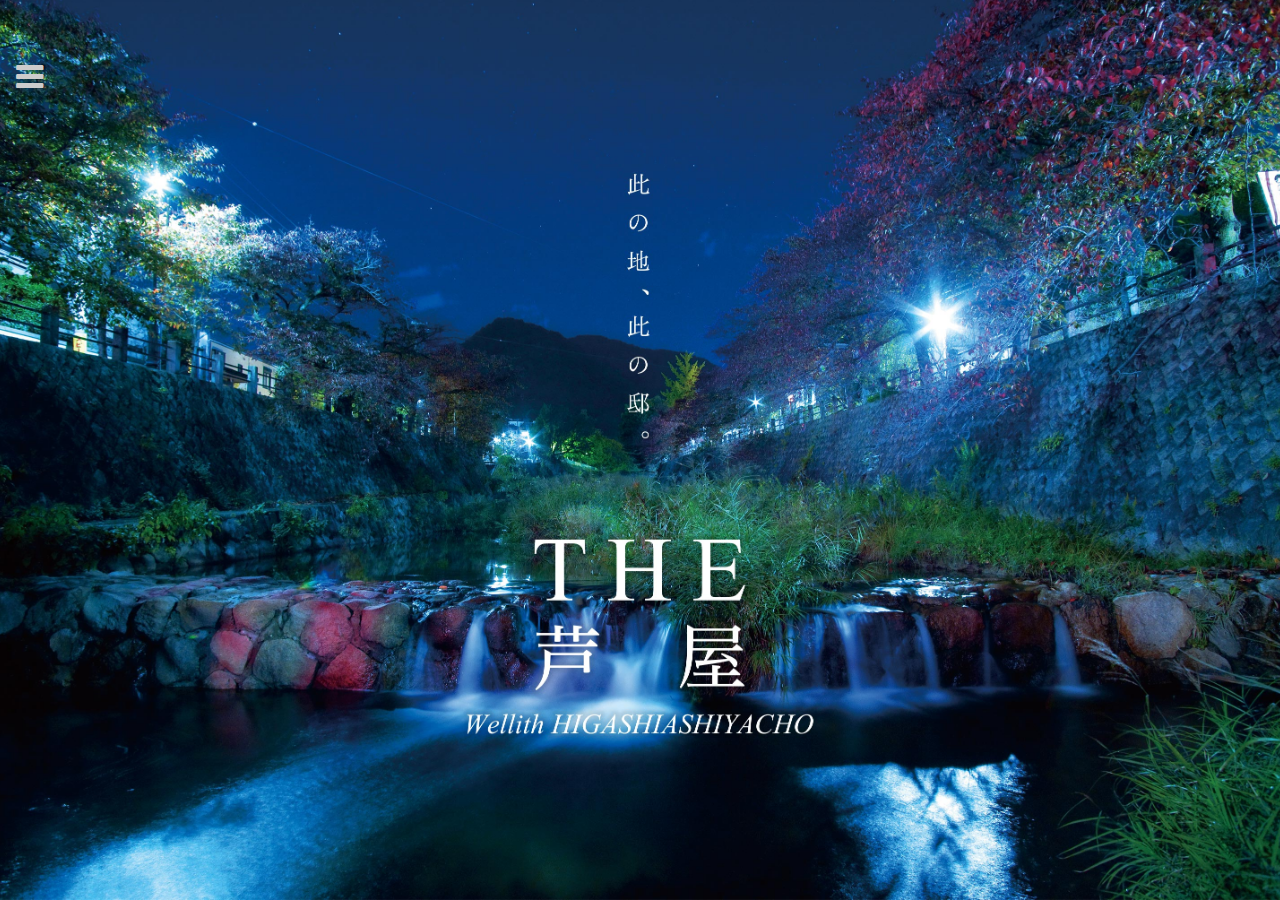
<file: www/index.html>
<!DOCTYPE HTML>
<html ng-csp>
<head>
    <meta charset="utf-8">
    <meta name="viewport" content="width=device-width, initial-scale=1, maximum-scale=1, user-scalable=no">
    <meta http-equiv="Content-Security-Policy" content="default-src * data: ms-appdata: ; style-src * 'unsafe-inline'; script-src * 'unsafe-inline' 'unsafe-eval'">
    <script src="components/loader.js"></script>
    <script src="js/winstore-jscompat.js"></script>
    <script src="js/jquery.sublimeSlideshow.js"></script>
    <link rel="stylesshet" href="components/monaca-onsenui/js/angular/angular-csp.css">
    <link rel="stylesheet" href="components/loader.css">
    <link rel="stylesheet" href="css/style.css">
    <link rel="stylesheet" href="css/slider-pro.min.css">
    <script src="js/jquery.sliderPro.min.js"></script>
    <script>        
        var viewInitFlag = false;
        var viewImgOriginalWidth = 4560 //眺望シミュレーターで使う画像の横
        var viewImgOriginaHeight = 570; //眺望シミュレーターで使う画像の縦
        var viewRaderSize = 20; // レーダーの初期サイズ％
        var screenSaverFlag = true;
        var screenSaverTimeoutID;
        
        ons.bootstrap()
            .config(function($compileProvider) {
                $compileProvider.imgSrcSanitizationWhitelist(/^\s*(https?|ftp|mailto|chrome-extension|ms-appx):/);
            })
            .controller('AppController', function($scope) {
                $scope.pageChange = function (page) {
                    menu.setMainPage(page, {closeMenu: true});
                }
            })
            .controller('HomeController', function($scope) {
                $scope.toggleMenu = function () {
                    menu.toggleMenu();
                }
                
                // スライドショーを設置（cssでdisplay:noneにしてるから表示されない）
                $.sublime_slideshow({
                    src:[
                        {url:"img/home/ss1.jpg"},
                        {url:"img/home/ss2.jpg"},
                        {url:"img/home/ss3.jpg"},
                        {url:"img/home/ss4.jpg"},
                        {url:"img/home/ss5.jpg"},
                        {url:"img/home/ss6.jpg"}
                    ],
                    overlay: ""
                });
                // スクリーンセーバーを開始
                screenSaverFlag = true;
                screenSaver();
                // スクリーンセーバを表示する
                function screenSaver(){
                    if (screenSaverFlag) {
                        clearTimeout( screenSaverTimeoutID );
                        screenSaverTimeoutID = setTimeout(function(){
                            $(".sm-slider").fadeIn();
                        }, 10000);
                    }
                }
                $(window).mousemove(function( event ) {
                    $(".sm-slider").hide();
                    screenSaver();
                });
                $(window).click(function( event ) {
                    $(".sm-slider").hide();
                    screenSaver();
                });
                $(window).on('touchstart',function( event ) {
                    $(".sm-slider").hide();
                    screenSaver();
                });
            })
            .controller('ViewController', function($scope) {
                $scope.toggleMenu = function () {
                    menu.toggleMenu();
                }
                
                // スクリーンセーバーを停止
                screenSaverFlag = false;
                clearTimeout( screenSaverTimeoutID );
                
                // 階数の設定
                $scope.floors = [true, false, false, false, false];
                var intervalID;
                var viewImgWidth;
            
                // マウス操作で左右に移動
                $scope.leftButtonDown = function () {
                    intervalID = setInterval(function(){
                        var scrollLeft = $("#viewPhotoCarousel").scrollLeft();
                        $("#viewPhotoCarousel").scrollLeft(scrollLeft-50);
                    }, 20);
                }
                $scope.rightButtonDown = function () {
                    intervalID = setInterval(function(){
                        var scrollLeft = $("#viewPhotoCarousel").scrollLeft();
                        $("#viewPhotoCarousel").scrollLeft(scrollLeft+50);
                    }, 20);
                }
                $scope.mouseup = function () {
                    clearInterval( intervalID );
                }
                $scope.mouseleave = function(){
                    clearInterval( intervalID );
                }
                // 階数ボタンを押したときの処理
                $scope.floorNumberClick = function (num) {
                    for (var i = 0; i < $scope.floors.length; i++) {
                        $scope.floors[i] = false;
                    }
                    $scope.floors[num] = true;
                    viewPhotoCarousel.setActiveCarouselItemIndex(num);
                }
                // カルーセルがドラッグ等で変更された時の階数ボタンの変更処理
                $scope.carouselPostChange = function () {
                    for (var i = 0; i < $scope.floors.length; i++) {
                        $scope.floors[i] = false;
                    }
                    $scope.floors[viewPhotoCarousel.getActiveCarouselItemIndex()] = true;
                }
                
                // レーダーのサイズをクリックする毎に変化させる
                $scope.mapClick = function () {
                    if (viewRaderSize >= 30) {
                        viewRaderSize = 10;
                    } else {
                        viewRaderSize += 10;
                    }
                    $("#viewRader").css("width", viewRaderSize + "%");
                }
                // ウインドウの最大化などでウインドウサイズが変わったらもうアプリを再スタート
                $(window).resize(function() {
                    location.reload(true);
                });
                
                // リピート処理が終了したときにいろいろ初期設定することにした
                $scope.$on('ngRepeatFinished', function(ngRepeatFinishedEvent) {
                    // カルーセルのアイテムの高さをカルーセルと合わせる
                    $("#viewPhotoCarousel ons-carousel-item, #viewPhotoCarousel img").css("height", $("#viewPhotoCarousel").height());
                    // 眺望画像の横サイズを計算
                    viewImgWidth = Math.floor(viewImgOriginalWidth * ($('#viewPhotoCarousel img').height() / viewImgOriginaHeight));//Math.floor(4680/(1080/($("#viewSimulator").height())));
                    // スクロールさせるカルーセルの幅をでっかくしとく（左にスクロールされる対策のため）
                    $("#viewPhotoCarousel ons-carousel-item").width(viewImgWidth*100);
                    // 眺望画像をめっちゃ右に寄せる
                    $('#viewPhotoCarousel .img0').offset({ left: viewImgWidth*99 });
                    $('#viewPhotoCarousel .img1').offset({ left: viewImgWidth*100 });
                    // めっちゃ右にスクロールさせる
                    $("#viewPhotoCarousel").scrollLeft(viewImgWidth*100 - viewImgWidth/1.28);
                    
                    // はじめは3階から
                    viewPhotoCarousel.setActiveCarouselItemIndex(2);
                });
                
                // スクロール後のイメージの位置を変える
                function viewImagePositionChange(){
                    var scrollLeft = $("#viewPhotoCarousel").scrollLeft();
                    var offsetLeft0 = $('#viewPhotoCarousel .img0').offset().left;
                    var offsetLeft1 = $('#viewPhotoCarousel .img1').offset().left;
                    
                    if(offsetLeft0 < -viewImgWidth){
                        $('#viewPhotoCarousel .img0').offset({ left: offsetLeft1 + $('#viewPhotoCarousel .img1').width() });
                    } else if(offsetLeft0 > viewImgWidth){
                        $('#viewPhotoCarousel .img0').offset({ left: offsetLeft1 - $('#viewPhotoCarousel .img1').width() });
                    }
                    if(offsetLeft1 < -viewImgWidth){
                        $('#viewPhotoCarousel .img1').offset({ left: offsetLeft0 + $('#viewPhotoCarousel .img0').width() });
                    } else if(offsetLeft1 > viewImgWidth){
                        $('#viewPhotoCarousel .img1').offset({ left: offsetLeft0 - $('#viewPhotoCarousel .img0').width() });
                    }
                    
                    // レーダーを回転させる
                    var deg = Math.floor((scrollLeft - Math.floor(scrollLeft/viewImgWidth) * viewImgWidth) / viewImgWidth * 360) + 100;
                    $('#viewRader .rader').css({transform:'rotate(' + deg + 'deg)'});
                }
                
                if (!viewInitFlag) {
                    ons.ready(function() {
                        $(document).on('pageinit', '#viewSimulator', function(event) {
                            viewInitFlag = true;
                            // 各イベント後の画像位置調整
                            $("#viewPhotoCarousel").on('scroll', function(){
                                viewImagePositionChange();
                            });
                            $("#viewPhotoCarousel").on('touchmove', function(){
                                viewImagePositionChange();
                            });
                            $("#viewPhotoCarousel").on('dragend', function(){
                                viewImagePositionChange();
                            });
                            
                            // 初回読み込み時にスクロールできなかったり画像がでなかったりするバグがあるのでその対策
                            viewPhotoCarousel.refresh();
                        });
                    });
                }
            })
            .controller('MovieController', function($scope) {
                $scope.toggleMenu = function () {
                    menu.toggleMenu();
                }
                
                // スクリーンセーバーを停止
                screenSaverFlag = false;
                clearTimeout( screenSaverTimeoutID );
                
                // 動画画面クリックで再生停止
                $scope.videoClick = function () {
                    if($('#movie video')[0].paused){
                        $('#movie video')[0].play();
                    }else{
                        $('#movie video')[0].pause();
                    }
                }
            })
            .controller('PlanController', function($scope) {
                $scope.toggleMenu = function () {
                    menu.toggleMenu();
                }
                
                // スクリーンセーバーを停止
                screenSaverFlag = false;
                clearTimeout( screenSaverTimeoutID );
                
                $scope.planLeftData = [
                    {name:"a", alt:"A type", show:true},
                    {name:"b", alt:"B type", show:false},
                    {name:"c", alt:"C type", show:false},
                    {name:"d", alt:"D type", show:false},
                    {name:"e", alt:"E type", show:false},
                    {name:"f", alt:"F type", show:false},
                    {name:"g", alt:"G type", show:false}
                ];
                $scope.planRightData =  $.extend(true, [], $scope.planLeftData);
                $scope.planLeftSelectedItem = $scope.planRightSelectedItem = "a";
                
                $scope.planLeftChange = function () {
                    stateChange($scope.planLeftData, $scope.planLeftSelectedItem);
                    currentName = $scope.planLeftSelectedItem;
                }
                $scope.planRightChange = function () {
                    stateChange($scope.planRightData, $scope.planRightSelectedItem);
                    currentName = $scope.planRightSelectedItem;
                }
                
                $scope.scaleChangeLeft = function(){ 
                    scaleChange('Left');
                }
                $scope.scaleChangeRight = function(){ 
                    scaleChange('Right');
                }
                
                var scaleNum = {Left:1, Right:1};
                var x = ['-44%', '-30%', '0%'];
                var y = ['-50%', '-40%', '-15%'];
                var i = 0;
                
                function scaleChange(d){
                    scaleNum[d]++;
                    i++;
                    if(scaleNum[d] > 3) scaleNum[d] = 1;
                    if(i > 2) i = 0;
                    console.log(i);
                    $('#plan'+d+' .scaleLevel').text(scaleNum[d] + 'x');
                    if(scaleNum[d] > 1){
                        $('#plan'+d+' img').css({
                            'transform' : 'translate(' +x[i]+ ','+ y[i] +') scale(' + scaleNum[d]*0.65 + ')'
                        });
                    }else{
                        $('#plan'+d+' img').css({
                            'transform' : 'translate(' +x[i]+ ',' +y[i]+ ') scale(' + scaleNum[d] + ')'
                        });
                    }
                }
                
                //これが出来たら最高
                //出来ないときは関数を呼び出さない
                // var z = [{top: '-50%'},{left: '-50%'}];//初期位置を取得しておく
                // var zz;
                // var i = 0;
                // var currentName = 'a';
                // var currentName2, currentNameAll;
                // var posList = [
                //         {name: 'a', top: 200, left: 30},
                //         {name: 'b', top: 200, left: 20},
                //         {name: 'c', top: 200, left: 17},
                //         {name: 'e', top: 150, left: 17},
                //         {name: 'f', top: 40, left: 17},
                //         {name: 'g', top: 20, left: 17}
                //     ];
                // function imgInitPosition(){
                //     zz = $('.planImg').offset();
                //     console.log(zz);
                //     //currentName = $scope.planRightSelectedItem;
                //     //currentNameAll = currentName += currentName2;
                //     console.log(currentName);
                //     //console.log(currentNameAll);
                //     for ( var i = 0; i < posList.length; i++){
                //         if(posList[i].name === currentName){
                //             $('.planImg').offset({top: posList[i].top, left: posList[i].left});
                //         }else{
                //             $('.planImg').offset({top: posList[0].top, left: posList[0].left});
                //         }
                //     }
                //     console.log(1);
                // }
                
                function stateChange(d,n) {
                    for (var i = 0; i < d.length; i++) {
                        d[i].show = false;
                        if (d[i].name == n) {
                            d[i].show = true;
                        }
                    }
                }
            })
            .controller('GalleryController', function($scope) {
                $scope.toggleMenu = function () {
                    menu.toggleMenu();
                }
                
                // スクリーンセーバーを停止
                screenSaverFlag = false;
                clearTimeout( screenSaverTimeoutID );
                
                $( '.slider-pro' ).sliderPro({
                    width: $('#gallery').width(),
        	        height: $('body').height() - 25,
        			orientation: 'vertical',
        			loop: false,
        			arrows: true,
        			buttons: false,
        			thumbnailsPosition: 'right',
        			thumbnailPointer: true,
        			thumbnailWidth: 200,
                    thumbnailHeight: 116
        		});
            })
            .controller('LocationController', function($scope) {
                $scope.toggleMenu = function () {
                    menu.toggleMenu();
                }
                
                // スクリーンセーバーを停止
                screenSaverFlag = false;
                clearTimeout( screenSaverTimeoutID );
            })
            /*
            * ngリピートの終了イベントを発火
            * http://note.onichannn.net/archives/2378
            */
            .directive('onFinishRender', function ($timeout) {
                return {
                    restrict: 'A',
                    link: function (scope, element, attr) {
                        if (scope.$last === true) {
                            $timeout(function () {
                                scope.$emit('ngRepeatFinished');
                            });
                        }
                    }
                }
            });
    </script>
</head>
<body ng-controller="AppController">
    <ons-sliding-menu
      main-page="home.html"
      menu-page="menu.html"
      side="left"
      max-slide-distance="25%"
      var="menu"
      swipeable="false">
    </ons-sliding-menu>
    
    <ons-template id="menu.html">
      <ons-page>
        <ons-list>
            <ons-list-item modifier="chevron" ng-click="pageChange('home.html')">
              HOME
            </ons-list-item>
            <ons-list-item modifier="chevron" ng-click="pageChange('location.html')">
              ロケーション
            </ons-list-item>
            <ons-list-item modifier="chevron" ng-click="pageChange('viewSimulator.html')">
              眺望シミュレーター
            </ons-list-item>
            <ons-list-item modifier="chevron" ng-click="pageChange('movie.html')">
              コンセプトムービー
            </ons-list-item>
            <ons-list-item modifier="chevron" ng-click="pageChange('plan.html')">
              間取り
            </ons-list-item>
            <ons-list-item modifier="chevron" ng-click="pageChange('gallery.html')">
              ギャラリー
            </ons-list-item>
        </ons-list>
      </ons-page>
    </ons-template>
</body>
</html>
</file>
<file: www/components/loader.css>
/**
 * This is an auto-generated code by Monaca JS/CSS Components.
 * Please do not edit by hand.
 */

/*** <GENERATED> ***/
















/*** <Start:monaca-onsenui> ***/
/*** <Start:monaca-onsenui LoadCss:"components/monaca-onsenui/css/onsenui.css"> ***/
@import url("monaca-onsenui/css/onsenui.css");
/*** <End:monaca-onsenui LoadCss:"components/monaca-onsenui/css/onsenui.css"> ***/
/*** <Start:monaca-onsenui LoadCss:"components/monaca-onsenui/css/onsen-css-components-blue-basic-theme.css"> ***/
@import url("monaca-onsenui/css/onsen-css-components-blue-basic-theme.css");
/*** <End:monaca-onsenui LoadCss:"components/monaca-onsenui/css/onsen-css-components-blue-basic-theme.css"> ***/
/*** <End:monaca-onsenui> ***/
</file>
<file: www/css/style.css>
body, html {
    overflow: hidden!important;
}
ons-toolbar.navigation-bar {
    position: static!important;
}
ons-toolbar + .page__background + .page__content {
    top: 0!important;
}
ons-toolbar-button {
    position: absolute;
    z-index: 100000;
}
.toolbar-button {
    color: #ccc!important;
    font-size: 1.4em!important;
}
.navigation-bar__line-height {
    line-height: 150px;
    margin-left: 5px;
}
ons-list.list.ons-list-inner {
    margin-top: 65px;
}



/* home */
#home .main {
    width: 100%;
    height: 100%;
    background-color: transparent;
    background-size: cover;
    background-position: center;
    background-repeat: no-repeat;
    background-image: url("../img/home/home.jpg");
    overflow: hidden;
}

.sm-slider {
    z-index: 100 !important;
    background: #000;
    display: none;
}

/* ロケーション */
#location .wrap {
    width: 100%;
    height: 100%;
    text-align: center;
    background: #000;
    overflow: hidden;
}

/* 眺望 */
#viewSimulator {
    position: absolute;
    overflow: hidden;
}
#viewSimulator .page__background {
    background: #000;
}
#viewPhotoCarousel {
    position: absolute;
    top: 25%;
    height: 50%;
    z-inex: 10000;
}
#viewPhotoCarousel ons-carousel-item {
    height: 100%;
    background: #000;
}
#viewPhotoCarousel img {
    position: absolute;
}
.ons-carousel-item {
    overflow:hidden;
}
#viewFloorNumber {
    position: absolute;
    top: 25%;
    height: 50%;
    z-index: 100;
    background: rgba(0,0,0,0.6);
}
#viewFloorNumber ons-row {
    height: 18%;
    width: 30px;
    text-align: center;
    font-size: 80%;
    cursor:pointer;
}
#viewFloorNumber ons-row ons-col {
    margin: 0;
    padding: 0 0 0;
    opacity: 1;
    color: #fff;
}
#viewFloorNumber ons-row.current {
    background: rgba(255,255,255,0.8);
}
#viewFloorNumber ons-row.current ons-col {
    opacity:1;
    color: #000;
}
#viewSimulator .leftButton,
#viewSimulator .rightButton{
    position: fixed;
    top: 24.5%;
    width:100px;
    height: 50%;
    background-color: rgba(0,0,0,0.3);
    z-index: 100;
    display: table-cell;
    vertical-align: middle;
    text-align: center;
    cursor: pointer;
    opacity: 0;
}
#viewSimulator .leftButton:hover,
#viewSimulator .rightButton:hover{
    opacity: 1;
}
#viewSimulator .leftButton ons-icon,
#viewSimulator .rightButton ons-icon {
    position: absolute;
    top: 40%;
}
#viewSimulator .leftButton {
    left: 30px;
}
#viewSimulator .leftButton ons-icon {
    left: 30%;
}
#viewSimulator .rightButton {
    right: 0;
}
#viewSimulator .rightButton ons-icon {
    right: 30%;
}
#viewSimulator .bottom {
    height: 25%;
    width: 100%;
    position: absolute;
    bottom: 0;
    background: #000;
}
#viewRader {
    position: absolute;
    right: 0;
    width: 100%;
    height: 100%;
}
#viewRader .map {
    height: 100%;
    position: absolute;
    z-index: 110;
}
#viewRader .rader {
    height: 100%;
    position: absolute;
    z-index: 111;
}
#viewRader img {
    height: 100%;
}
#viewSimulator .bottom .danmen {
    position: absolute;
    height: 100%;
    right: 20px;
    top: 0;
    bottom: 0;
}

/* ムービー */
#movie .wrap {
    width: 100%;
    height: 100%;
    background: #000;
    text-align: center;
    overflow: hidden;
}
#movie video {
    max-width: 100%;
    width: 100%;
    height: 100%;
    min-height: 100%;
}

/* 間取り */
#plan .planSelect {
    position: absolute;
    top: 5%;
    right: 3%;
    /*padding: 30px;*/
    /*margin: 15px;*/
    z-index: 10;
}
#plan .planSelect select {
    outline:none;
    text-indent: 0.01px;
    text-overflow: '';
    background: none transparent;
    vertical-align: middle;
    font-size: 105%;
    color: inherit;
    /*-webkit-appearance: button;
    -moz-appearance: button;
    appearance: button;*/
}
#plan .planSelect option{
  background-color: #fff;
}
#plan .planbox {
    width: 50%;
    height: 100%;
    position: absolute;
}
#plan #planLeft {
    border-right: solid 1px #ddd;
    background: #fcfcfc!important;
    z-index: 100;
}
#plan #planRight {
    left: 50%;
    background: #fcfcfc!important;
}
#plan .planImagesWrap {
    width: 100%;
    height: 99%;
    margin: 0 auto;
    position: relative;
    overflow-x: scroll;
    overflow-y: scroll;
    transform: translateZ(0);
}
#plan .planImages {
    width: 100%;
    height: 50%;
    max-height: 50%;
}
#plan img {
    position: absolute;
    top: 50%;
    left: 50%;
    transform-origin : center center;
    transform: translate(-44%, -50%) scale(1) translateZ(0);
    max-width: 100%;
    max-height: auto;
}
#plan .scaleButton {
    position: absolute;
    padding: 5px 25px;
    bottom: 5%;
    right: 3%;
    z-index: 10;
    border-radius: 50%;
    border: 1px solid #aaa;
    background: #fafafa;
    cursor: pointer;
}
#plan .scaleLevel {
    color: #000;
    z-index: 11;
    font-size: 110%;
}


/* ギャラリー */
.sp-caption-container {
    margin: 5px 0 5px 5px !important;
    text-align: left !important;
    font-size: 9px;
}

.ng-hide {
    display: none;
}
</file>
<file: www/components/monaca-onsenui/js/angular/angular-csp.css>
/* Include this file in your html if you are using the CSP mode. */

@charset "UTF-8";

[ng\:cloak], [ng-cloak], [data-ng-cloak], [x-ng-cloak],
.ng-cloak, .x-ng-cloak,
.ng-hide:not(.ng-hide-animate) {
  display: none !important;
}

ng\:form {
  display: block;
}

.ng-animate-shim {
  visibility:hidden;
}

.ng-anchor {
  position:absolute;
}
</file>
<file: www/css/slider-pro.min.css>
/*!
*  - v1.3
* Homepage: http://bqworks.com/slider-pro/
* Author: bqworks
* Author URL: http://bqworks.com/
*/.slider-pro{position:relative;margin:0 auto;-moz-box-sizing:content-box;box-sizing:content-box}.sp-slides-container{position:relative}.sp-mask{position:relative;overflow:hidden}.sp-slides{position:relative;-webkit-backface-visibility:hidden;-webkit-perspective:1000}.sp-slide{position:absolute}.sp-image-container{overflow:hidden}.sp-image{position:relative;display:block;border:none}.sp-no-js{overflow:hidden;max-width:100%}.sp-thumbnails-container{position:relative;overflow:hidden;direction:ltr}.sp-bottom-thumbnails,.sp-top-thumbnails{left:0;margin:0 auto}.sp-top-thumbnails{position:absolute;top:0;margin-bottom:4px}.sp-bottom-thumbnails{margin-top:4px}.sp-left-thumbnails,.sp-right-thumbnails{position:absolute;top:0}.sp-right-thumbnails{right:0;margin-left:4px}.sp-left-thumbnails{left:0;margin-right:4px}.sp-thumbnails{position:relative}.sp-thumbnail{border:none}.sp-thumbnail-container{position:relative;display:block;overflow:hidden;float:left;-moz-box-sizing:border-box;box-sizing:border-box}.sp-rtl .sp-thumbnail-container{float:right}.sp-bottom-thumbnails .sp-thumbnail-container,.sp-top-thumbnails .sp-thumbnail-container{margin-left:2px;margin-right:2px}.sp-bottom-thumbnails .sp-thumbnail-container:first-child,.sp-top-thumbnails .sp-thumbnail-container:first-child{margin-left:0}.sp-bottom-thumbnails .sp-thumbnail-container:last-child,.sp-top-thumbnails .sp-thumbnail-container:last-child{margin-right:0}.sp-left-thumbnails .sp-thumbnail-container,.sp-right-thumbnails .sp-thumbnail-container{margin-top:2px;margin-bottom:2px}.sp-left-thumbnails .sp-thumbnail-container:first-child,.sp-right-thumbnails .sp-thumbnail-container:first-child{margin-top:0}.sp-left-thumbnails .sp-thumbnail-container:last-child,.sp-right-thumbnails .sp-thumbnail-container:last-child{margin-bottom:0}.sp-right-thumbnails.sp-has-pointer{margin-left:-13px}.sp-right-thumbnails.sp-has-pointer .sp-thumbnail{position:absolute;left:18px;margin-left:0!important}.sp-right-thumbnails.sp-has-pointer .sp-selected-thumbnail:before{content:'';position:absolute;height:100%;border-left:5px solid red;left:0;top:0;margin-left:13px}.sp-right-thumbnails.sp-has-pointer .sp-selected-thumbnail:after{content:'';position:absolute;width:0;height:0;left:0;top:50%;margin-top:-8px;border-right:13px solid red;border-top:8px solid transparent;border-bottom:8px solid transparent}.sp-left-thumbnails.sp-has-pointer{margin-right:-13px}.sp-left-thumbnails.sp-has-pointer .sp-thumbnail{position:absolute;right:18px}.sp-left-thumbnails.sp-has-pointer .sp-selected-thumbnail:before{content:'';position:absolute;height:100%;border-left:5px solid red;right:0;top:0;margin-right:13px}.sp-left-thumbnails.sp-has-pointer .sp-selected-thumbnail:after{content:'';position:absolute;width:0;height:0;right:0;top:50%;margin-top:-8px;border-left:13px solid red;border-top:8px solid transparent;border-bottom:8px solid transparent}.sp-bottom-thumbnails.sp-has-pointer{margin-top:-13px}.sp-bottom-thumbnails.sp-has-pointer .sp-thumbnail{position:absolute;top:18px;margin-top:0!important}.sp-bottom-thumbnails.sp-has-pointer .sp-selected-thumbnail:before{content:'';position:absolute;width:100%;border-bottom:5px solid red;top:0;margin-top:13px}.sp-bottom-thumbnails.sp-has-pointer .sp-selected-thumbnail:after{content:'';position:absolute;width:0;height:0;left:50%;top:0;margin-left:-8px;border-bottom:13px solid red;border-left:8px solid transparent;border-right:8px solid transparent}.sp-top-thumbnails.sp-has-pointer{margin-bottom:-13px}.sp-top-thumbnails.sp-has-pointer .sp-thumbnail{position:absolute;bottom:18px}.sp-top-thumbnails.sp-has-pointer .sp-selected-thumbnail:before{content:'';position:absolute;width:100%;border-bottom:5px solid red;bottom:0;margin-bottom:13px}.sp-top-thumbnails.sp-has-pointer .sp-selected-thumbnail:after{content:'';position:absolute;width:0;height:0;left:50%;bottom:0;margin-left:-8px;border-top:13px solid red;border-left:8px solid transparent;border-right:8px solid transparent}.sp-layer{position:absolute;margin:0;box-sizing:border-box;-moz-box-sizing:border-box;-webkit-box-sizing:border-box;-webkit-font-smoothing:subpixel-antialiased;-webkit-backface-visibility:hidden}.sp-black{color:#FFF;background:#000;background:rgba(0,0,0,.7)}.sp-white{color:#000;background:#fff;background:rgba(255,255,255,.7)}.sp-rounded{border-radius:10px}.sp-padding{padding:10px}.sp-grab{cursor:url(images/openhand.cur),move}.sp-grabbing{cursor:url(images/closedhand.cur),move}.sp-selectable{cursor:default}.sp-caption-container{text-align:center;margin-top:10px}.sp-full-screen{margin:0!important;background-color:#000}.sp-full-screen-button{position:absolute;top:5px;right:10px;font-size:30px;line-height:1;cursor:pointer;-webkit-transform:rotate(45deg);-ms-transform:rotate(45deg);transform:rotate(45deg)}.sp-full-screen-button:before{content:'\2195'}.sp-fade-full-screen{opacity:0;-webkit-transition:opacity .5s;transition:opacity .5s}.slider-pro:hover .sp-fade-full-screen{opacity:1}.sp-buttons{position:relative;width:100%;text-align:center;padding-top:10px}.sp-rtl .sp-buttons{direction:rtl}.sp-full-screen .sp-buttons{display:none}.sp-button{width:10px;height:10px;border:2px solid #000;border-radius:50%;margin:4px;display:inline-block;-moz-box-sizing:border-box;-webkit-box-sizing:border-box;box-sizing:border-box;cursor:pointer}.sp-selected-button{background-color:#000}@media only screen and (min-width:768px) and (max-width:1024px){.sp-button{width:14px;height:14px}}@media only screen and (min-width:568px) and (max-width:768px){.sp-button{width:16px;height:16px}}@media only screen and (min-width:320px) and (max-width:568px){.sp-button{width:18px;height:18px}}.sp-arrows{position:absolute}.sp-fade-arrows{opacity:0;-webkit-transition:opacity .5s;transition:opacity .5s}.sp-slides-container:hover .sp-fade-arrows{opacity:1}.sp-horizontal .sp-arrows{width:100%;left:0;top:50%;margin-top:-15px}.sp-vertical .sp-arrows{height:100%;left:50%;top:0;margin-left:-10px}.sp-arrow{position:absolute;display:block;width:20px;height:30px;cursor:pointer}.sp-vertical .sp-arrow{-webkit-transform:rotate(90deg);-ms-transform:rotate(90deg);transform:rotate(90deg)}.sp-horizontal .sp-previous-arrow{left:20px;right:auto}.sp-horizontal .sp-next-arrow,.sp-horizontal.sp-rtl .sp-previous-arrow{right:20px;left:auto}.sp-horizontal.sp-rtl .sp-next-arrow{left:20px;right:auto}.sp-vertical .sp-previous-arrow{top:20px}.sp-vertical .sp-next-arrow{bottom:20px;-webkit-transform:rotate(270deg);-ms-transform:rotate(270deg);transform:rotate(270deg)}.sp-next-arrow:after,.sp-next-arrow:before,.sp-previous-arrow:after,.sp-previous-arrow:before{content:'';position:absolute;width:50%;height:50%;background-color:#FFF}.sp-arrow:before{left:30%;top:0;-webkit-transform:skew(145deg,0deg);-ms-transform:skew(145deg,0deg);transform:skew(145deg,0deg)}.sp-arrow:after{left:30%;top:50%;-webkit-transform:skew(-145deg,0deg);-ms-transform:skew(-145deg,0deg);transform:skew(-145deg,0deg)}.sp-horizontal.sp-rtl .sp-previous-arrow,.sp-next-arrow{-webkit-transform:rotate(180deg);-ms-transform:rotate(180deg);transform:rotate(180deg)}.sp-horizontal.sp-rtl .sp-next-arrow{-webkit-transform:rotate(0deg);-ms-transform:rotate(0deg);transform:rotate(0deg)}.ie7 .sp-arrow,.ie8 .sp-arrow{width:0;height:0}.ie7 .sp-arrow:after,.ie7 .sp-arrow:before,.ie8 .sp-arrow:after,.ie8 .sp-arrow:before{content:none}.ie7.sp-horizontal .sp-previous-arrow,.ie8.sp-horizontal .sp-previous-arrow{border-right:20px solid #FFF;border-top:20px solid transparent;border-bottom:20px solid transparent}.ie7.sp-horizontal .sp-next-arrow,.ie8.sp-horizontal .sp-next-arrow{border-left:20px solid #FFF;border-top:20px solid transparent;border-bottom:20px solid transparent}.ie7.sp-vertical .sp-previous-arrow,.ie8.sp-vertical .sp-previous-arrow{border-bottom:20px solid #FFF;border-left:20px solid transparent;border-right:20px solid transparent}.ie7.sp-vertical .sp-next-arrow,.ie8.sp-vertical .sp-next-arrow{border-top:20px solid #FFF;border-left:20px solid transparent;border-right:20px solid transparent}.sp-thumbnail-arrows{position:absolute}.sp-fade-thumbnail-arrows{opacity:0;-webkit-transition:opacity .5s;transition:opacity .5s}.sp-thumbnails-container:hover .sp-fade-thumbnail-arrows{opacity:1}.sp-bottom-thumbnails .sp-thumbnail-arrows,.sp-top-thumbnails .sp-thumbnail-arrows{width:100%;top:50%;left:0;margin-top:-12px}.sp-left-thumbnails .sp-thumbnail-arrows,.sp-right-thumbnails .sp-thumbnail-arrows{height:100%;top:0;left:50%;margin-left:-7px}.sp-thumbnail-arrow{position:absolute;display:block;width:15px;height:25px;cursor:pointer}.sp-left-thumbnails .sp-thumbnail-arrows .sp-thumbnail-arrow,.sp-right-thumbnails .sp-thumbnail-arrows .sp-thumbnail-arrow{-webkit-transform:rotate(90deg);-ms-transform:rotate(90deg);transform:rotate(90deg)}.sp-bottom-thumbnails .sp-previous-thumbnail-arrow,.sp-top-thumbnails .sp-previous-thumbnail-arrow{left:0}.sp-bottom-thumbnails .sp-next-thumbnail-arrow,.sp-top-thumbnails .sp-next-thumbnail-arrow{right:0}.sp-left-thumbnails .sp-previous-thumbnail-arrow,.sp-right-thumbnails .sp-previous-thumbnail-arrow{top:0}.sp-left-thumbnails .sp-next-thumbnail-arrow,.sp-right-thumbnails .sp-next-thumbnail-arrow{bottom:0}.sp-next-thumbnail-arrow:after,.sp-next-thumbnail-arrow:before,.sp-previous-thumbnail-arrow:after,.sp-previous-thumbnail-arrow:before{content:'';position:absolute;width:50%;height:50%;background-color:#FFF}.sp-previous-thumbnail-arrow:before{left:30%;top:0;-webkit-transform:skew(145deg,0deg);-ms-transform:skew(145deg,0deg);transform:skew(145deg,0deg)}.sp-previous-thumbnail-arrow:after{left:30%;top:50%;-webkit-transform:skew(-145deg,0deg);-ms-transform:skew(-145deg,0deg);transform:skew(-145deg,0deg)}.sp-next-thumbnail-arrow:before{right:30%;top:0;-webkit-transform:skew(35deg,0deg);-ms-transform:skew(35deg,0deg);transform:skew(35deg,0deg)}.sp-next-thumbnail-arrow:after{right:30%;top:50%;-webkit-transform:skew(-35deg,0deg);-ms-transform:skew(-35deg,0deg);transform:skew(-35deg,0deg)}.ie7 .sp-thumbnail-arrow,.ie8 .sp-thumbnail-arrow{width:0;height:0}.ie7 .sp-thumbnail-arrow:after,.ie7 .sp-thumbnail-arrow:before,.ie8 .sp-thumbnail-arrow:after,.ie8 .sp-thumbnail-arrow:before{content:none}.ie7 .sp-bottom-thumbnails .sp-previous-thumbnail-arrow,.ie7 .sp-top-thumbnails .sp-previous-thumbnail-arrow,.ie8 .sp-bottom-thumbnails .sp-previous-thumbnail-arrow,.ie8 .sp-top-thumbnails .sp-previous-thumbnail-arrow{border-right:12px solid #FFF;border-top:12px solid transparent;border-bottom:12px solid transparent}.ie7 .sp-bottom-thumbnails .sp-next-thumbnail-arrow,.ie7 .sp-top-thumbnails .sp-next-thumbnail-arrow,.ie8 .sp-bottom-thumbnails .sp-next-thumbnail-arrow,.ie8 .sp-top-thumbnails .sp-next-thumbnail-arrow{border-left:12px solid #FFF;border-top:12px solid transparent;border-bottom:12px solid transparent}.ie7 .sp-left-thumbnails .sp-previous-thumbnail-arrow,.ie7 .sp-right-thumbnails .sp-previous-thumbnail-arrow,.ie8 .sp-left-thumbnails .sp-previous-thumbnail-arrow,.ie8 .sp-right-thumbnails .sp-previous-thumbnail-arrow{border-bottom:12px solid #FFF;border-left:12px solid transparent;border-right:12px solid transparent}.ie7 .sp-left-thumbnails .sp-next-thumbnail-arrow,.ie7 .sp-right-thumbnails .sp-next-thumbnail-arrow,.ie8 .sp-left-thumbnails .sp-next-thumbnail-arrow,.ie8 .sp-right-thumbnails .sp-next-thumbnail-arrow{border-top:12px solid #FFF;border-left:12px solid transparent;border-right:12px solid transparent}a.sp-video{text-decoration:none}a.sp-video img{-webkit-backface-visibility:hidden;border:none}a.sp-video:after{content:'\25B6';position:absolute;width:45px;padding-left:5px;height:50px;border:2px solid #FFF;text-align:center;font-size:30px;border-radius:30px;top:0;color:#FFF;bottom:0;left:0;right:0;background-color:rgba(0,0,0,.2);margin:auto;line-height:52px}.slider-pro img.sp-image,.slider-pro img.sp-thumbnail{max-width:none;max-height:none;border:none!important;border-radius:0!important;padding:0!important;-webkit-box-shadow:none!important;-mox-box-shadow:none!important;box-shadow:none!important;transition:none;-moz-transition:none;-webkit-transition:none;-o-transition:none}.slider-pro a{position:static;transition:none!important;-moz-transition:none!important;-webkit-transition:none!important;-o-transition:none!important}.slider-pro canvas,.slider-pro embed,.slider-pro iframe,.slider-pro object,.slider-pro video{max-width:none;max-height:none}.slider-pro p.sp-layer{font-size:14px;line-height:1.4;margin:0}.slider-pro h1.sp-layer{font-size:32px;line-height:1.4;margin:0}.slider-pro h2.sp-layer{font-size:24px;line-height:1.4;margin:0}.slider-pro h3.sp-layer{font-size:19px;line-height:1.4;margin:0}.slider-pro h4.sp-layer{font-size:16px;line-height:1.4;margin:0}.slider-pro h5.sp-layer{font-size:13px;line-height:1.4;margin:0}.slider-pro h6.sp-layer{font-size:11px;line-height:1.4;margin:0}.slider-pro img.sp-layer{border:none}
</file>
